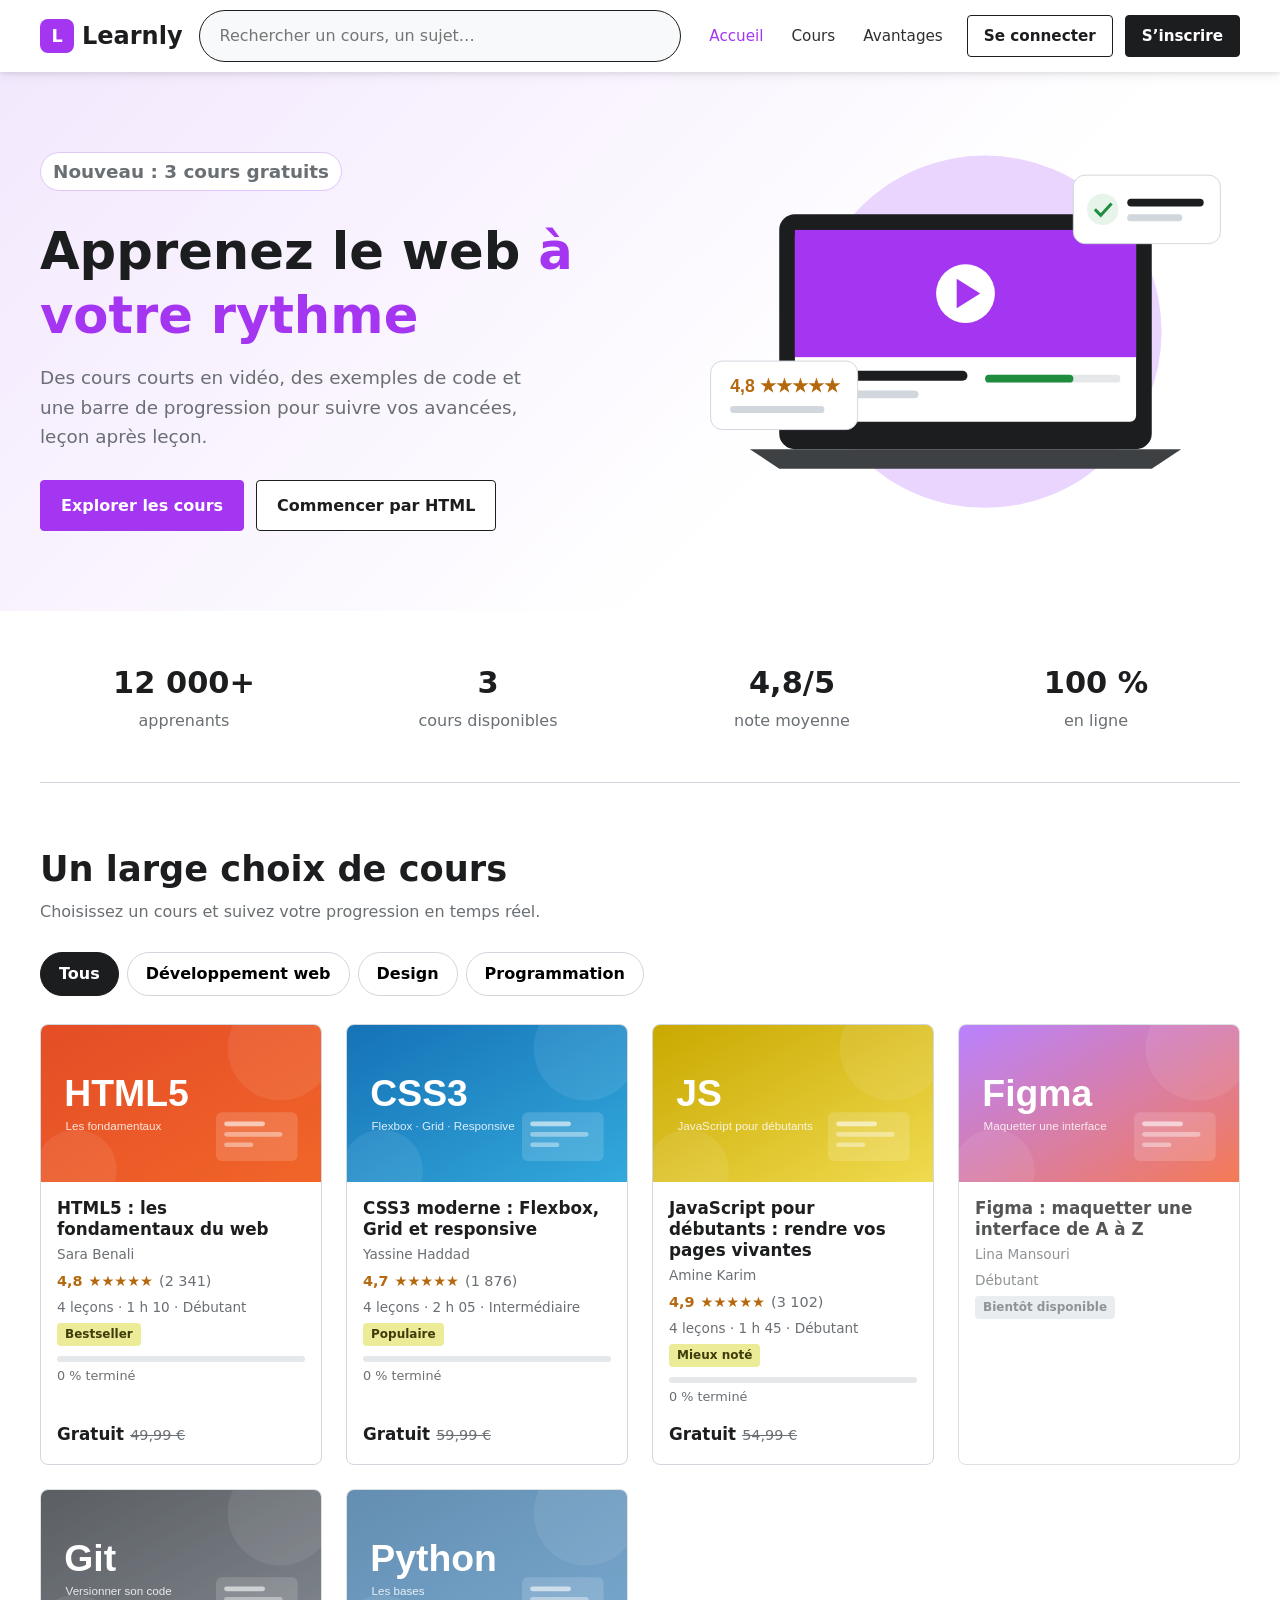
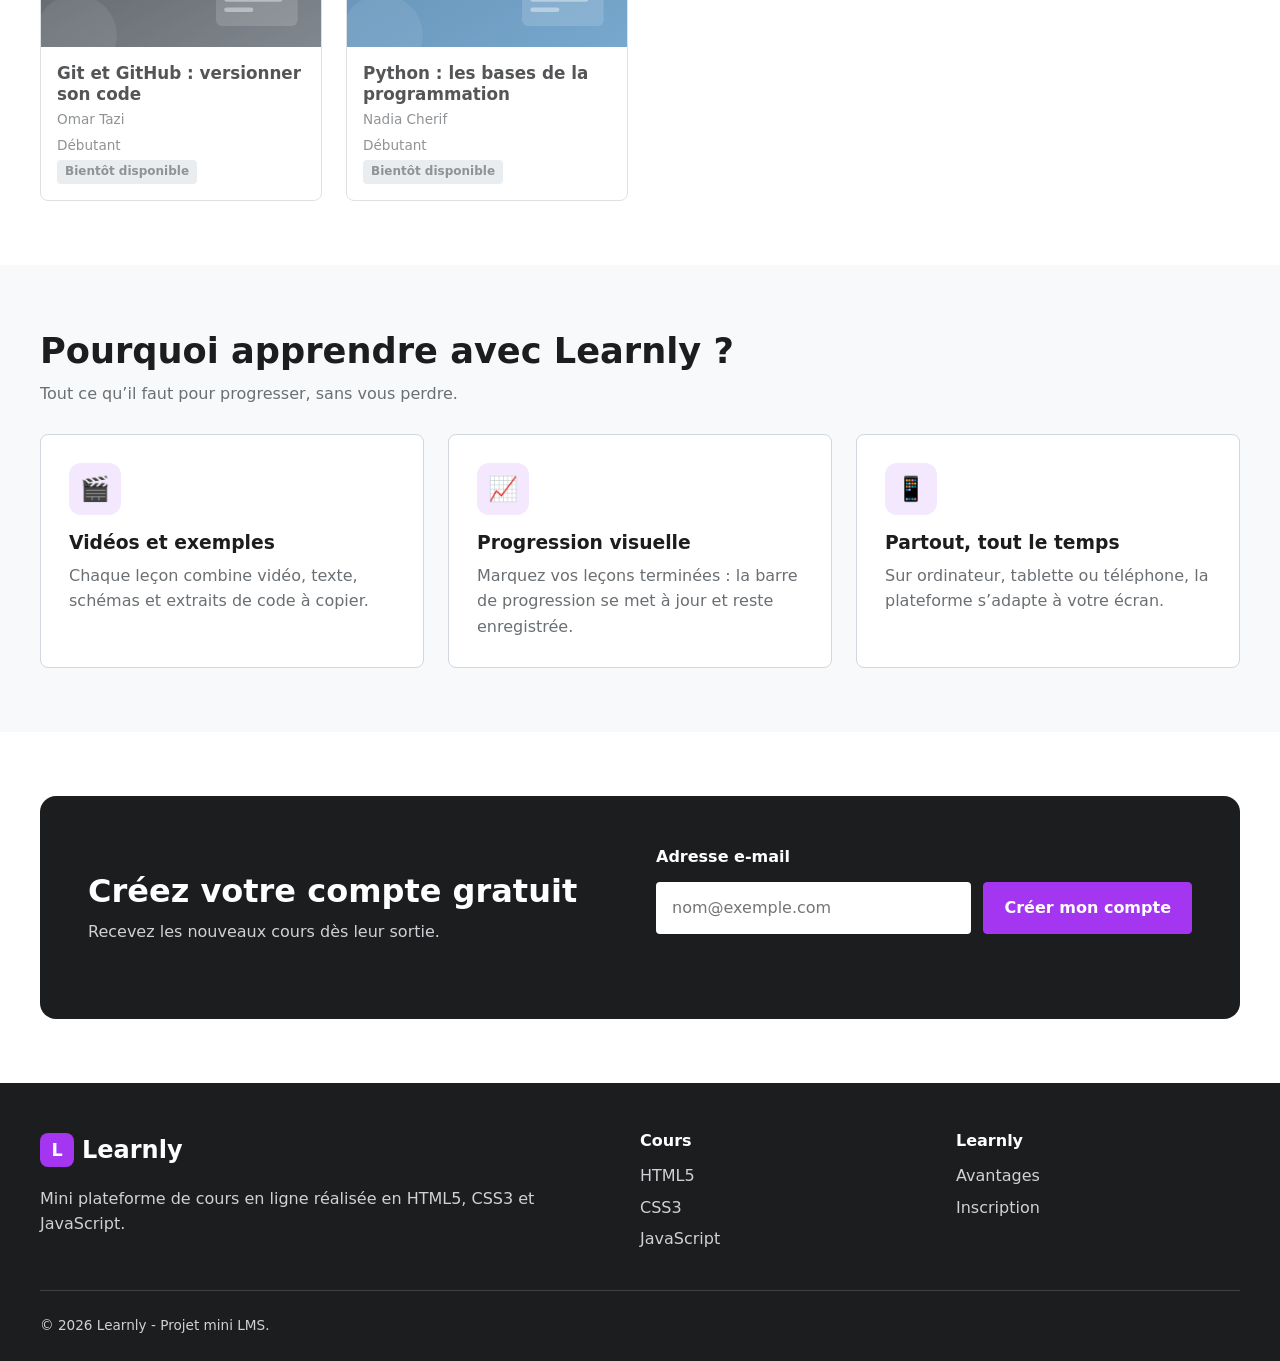
<file: index.html>
<!DOCTYPE html>
<html lang="fr">
<head>
  <meta charset="utf-8">
  <meta name="viewport" content="width=device-width, initial-scale=1">
  <meta name="description" content="Learnly, plateforme de cours en ligne : HTML, CSS et JavaScript.">
  <title>Learnly - Apprenez le développement web en ligne</title>
  <link rel="icon" href="images/favicon.svg" type="image/svg+xml">
  <link rel="stylesheet" href="css/style.css">
</head>
<body>

  <header class="site-header">
    <div class="container header-inner">
      <a class="logo" href="index.html"><span class="logo-mark">L</span>Learnly</a>

      <form class="search" role="search" action="index.html">
        <label for="search" class="sr-only">Rechercher un cours</label>
        <input type="search" id="search" name="q" placeholder="Rechercher un cours, un sujet…">
      </form>

      <button class="burger" type="button" aria-expanded="false" aria-controls="menu" aria-label="Ouvrir le menu">
        <span></span><span></span><span></span>
      </button>

      <nav id="menu" class="nav" aria-label="Menu principal">
        <ul>
          <li><a href="index.html" aria-current="page">Accueil</a></li>
          <li><a href="#cours">Cours</a></li>
          <li><a href="#avantages">Avantages</a></li>
          <li><a class="btn" href="#inscription">Se connecter</a></li>
          <li><a class="btn btn-dark" href="#inscription">S’inscrire</a></li>
        </ul>
      </nav>
    </div>
  </header>

  <main>
    <section class="hero">
      <div class="container hero-inner">
        <div>
          <p class="eyebrow">Nouveau : 3 cours gratuits</p>
          <h1>Apprenez le web <span>à votre rythme</span></h1>
          <p>Des cours courts en vidéo, des exemples de code et une barre de progression pour suivre vos avancées, leçon après leçon.</p>
          <div class="hero-actions">
            <a class="btn btn-primary" href="#cours">Explorer les cours</a>
            <a class="btn" href="cours-html.html">Commencer par HTML</a>
          </div>
        </div>
        <img src="images/hero.svg" alt="Illustration d’un ordinateur affichant un cours vidéo" width="560" height="420">
      </div>
    </section>

    <div class="container">
      <div class="stats">
        <p class="stat"><strong>12 000+</strong><span>apprenants</span></p>
        <p class="stat"><strong>3</strong><span>cours disponibles</span></p>
        <p class="stat"><strong>4,8/5</strong><span>note moyenne</span></p>
        <p class="stat"><strong>100 %</strong><span>en ligne</span></p>
      </div>
    </div>

    <section class="section" id="cours">
      <div class="container">
        <div class="section-head">
          <h2>Un large choix de cours</h2>
          <p>Choisissez un cours et suivez votre progression en temps réel.</p>
        </div>

        <div class="filters">
          <button class="filter active" type="button" data-filter="all" aria-pressed="true">Tous</button>
          <button class="filter" type="button" data-filter="web" aria-pressed="false">Développement web</button>
          <button class="filter" type="button" data-filter="design" aria-pressed="false">Design</button>
          <button class="filter" type="button" data-filter="code" aria-pressed="false">Programmation</button>
        </div>

        <div class="course-grid">
          <article class="card" data-category="web">
            <a class="card-link" href="cours-html.html">
              <img src="images/html.svg" alt="" width="480" height="270">
              <div class="card-body">
                <h3>HTML5 : les fondamentaux du web</h3>
                <p class="card-author">Sara Benali</p>
                <p class="rating"><strong>4,8</strong><span class="stars" aria-hidden="true">★★★★★</span><span class="muted">(2 341)</span></p>
                <p class="card-meta">4 leçons · 1 h 10 · Débutant</p>
                <span class="badge">Bestseller</span>
                <div class="card-progress" data-course="html" data-total="4">
                  <div class="progress-track"><span class="progress-fill"></span></div>
                  <small>0 % terminé</small>
                </div>
                <p class="price"><strong>Gratuit</strong><s>49,99 €</s></p>
              </div>
            </a>
          </article>

          <article class="card" data-category="design">
            <a class="card-link" href="cours-css.html">
              <img src="images/css.svg" alt="" width="480" height="270">
              <div class="card-body">
                <h3>CSS3 moderne : Flexbox, Grid et responsive</h3>
                <p class="card-author">Yassine Haddad</p>
                <p class="rating"><strong>4,7</strong><span class="stars" aria-hidden="true">★★★★★</span><span class="muted">(1 876)</span></p>
                <p class="card-meta">4 leçons · 2 h 05 · Intermédiaire</p>
                <span class="badge">Populaire</span>
                <div class="card-progress" data-course="css" data-total="4">
                  <div class="progress-track"><span class="progress-fill"></span></div>
                  <small>0 % terminé</small>
                </div>
                <p class="price"><strong>Gratuit</strong><s>59,99 €</s></p>
              </div>
            </a>
          </article>

          <article class="card" data-category="code">
            <a class="card-link" href="cours-js.html">
              <img src="images/js.svg" alt="" width="480" height="270">
              <div class="card-body">
                <h3>JavaScript pour débutants : rendre vos pages vivantes</h3>
                <p class="card-author">Amine Karim</p>
                <p class="rating"><strong>4,9</strong><span class="stars" aria-hidden="true">★★★★★</span><span class="muted">(3 102)</span></p>
                <p class="card-meta">4 leçons · 1 h 45 · Débutant</p>
                <span class="badge">Mieux noté</span>
                <div class="card-progress" data-course="js" data-total="4">
                  <div class="progress-track"><span class="progress-fill"></span></div>
                  <small>0 % terminé</small>
                </div>
                <p class="price"><strong>Gratuit</strong><s>54,99 €</s></p>
              </div>
            </a>
          </article>

          <article class="card card-soon" data-category="design">
            <div class="card-link">
              <img src="images/figma.svg" alt="" width="480" height="270">
              <div class="card-body">
                <h3>Figma : maquetter une interface de A à Z</h3>
                <p class="card-author">Lina Mansouri</p>
                <p class="card-meta">Débutant</p>
                <span class="badge badge-soon">Bientôt disponible</span>
              </div>
            </div>
          </article>

          <article class="card card-soon" data-category="web">
            <div class="card-link">
              <img src="images/git.svg" alt="" width="480" height="270">
              <div class="card-body">
                <h3>Git et GitHub : versionner son code</h3>
                <p class="card-author">Omar Tazi</p>
                <p class="card-meta">Débutant</p>
                <span class="badge badge-soon">Bientôt disponible</span>
              </div>
            </div>
          </article>

          <article class="card card-soon" data-category="code">
            <div class="card-link">
              <img src="images/python.svg" alt="" width="480" height="270">
              <div class="card-body">
                <h3>Python : les bases de la programmation</h3>
                <p class="card-author">Nadia Cherif</p>
                <p class="card-meta">Débutant</p>
                <span class="badge badge-soon">Bientôt disponible</span>
              </div>
            </div>
          </article>
        </div>

        <p class="empty" id="empty" hidden>Aucun cours ne correspond à votre recherche. Essayez un autre mot-clé.</p>
      </div>
    </section>

    <section class="section section-soft" id="avantages">
      <div class="container">
        <div class="section-head">
          <h2>Pourquoi apprendre avec Learnly ?</h2>
          <p>Tout ce qu’il faut pour progresser, sans vous perdre.</p>
        </div>
        <div class="features">
          <article class="feature">
            <div class="feature-icon" aria-hidden="true">🎬</div>
            <h3>Vidéos et exemples</h3>
            <p>Chaque leçon combine vidéo, texte, schémas et extraits de code à copier.</p>
          </article>
          <article class="feature">
            <div class="feature-icon" aria-hidden="true">📈</div>
            <h3>Progression visuelle</h3>
            <p>Marquez vos leçons terminées : la barre de progression se met à jour et reste enregistrée.</p>
          </article>
          <article class="feature">
            <div class="feature-icon" aria-hidden="true">📱</div>
            <h3>Partout, tout le temps</h3>
            <p>Sur ordinateur, tablette ou téléphone, la plateforme s’adapte à votre écran.</p>
          </article>
        </div>
      </div>
    </section>

    <section class="section" id="inscription">
      <div class="container">
        <div class="signup">
          <div>
            <h2>Créez votre compte gratuit</h2>
            <p>Recevez les nouveaux cours dès leur sortie.</p>
          </div>
          <form class="signup-form" id="signup-form" action="index.html">
            <label for="email">Adresse e-mail</label>
            <input type="email" id="email" name="email" placeholder="nom@exemple.com" required>
            <button class="btn btn-primary" type="submit">Créer mon compte</button>
            <p class="form-message" role="status"></p>
          </form>
        </div>
      </div>
    </section>
  </main>

  <footer class="site-footer">
    <div class="container">
      <div class="footer-grid">
        <div>
          <a class="logo" href="index.html"><span class="logo-mark">L</span>Learnly</a>
          <p>Mini plateforme de cours en ligne réalisée en HTML5, CSS3 et JavaScript.</p>
        </div>
        <div>
          <h2>Cours</h2>
          <ul>
            <li><a href="cours-html.html">HTML5</a></li>
            <li><a href="cours-css.html">CSS3</a></li>
            <li><a href="cours-js.html">JavaScript</a></li>
          </ul>
        </div>
        <div>
          <h2>Learnly</h2>
          <ul>
            <li><a href="#avantages">Avantages</a></li>
            <li><a href="#inscription">Inscription</a></li>
          </ul>
        </div>
      </div>
      <p class="copyright">© 2026 Learnly - Projet mini LMS.</p>
    </div>
  </footer>

  <script src="js/main.js"></script>
</body>
</html>
</file>
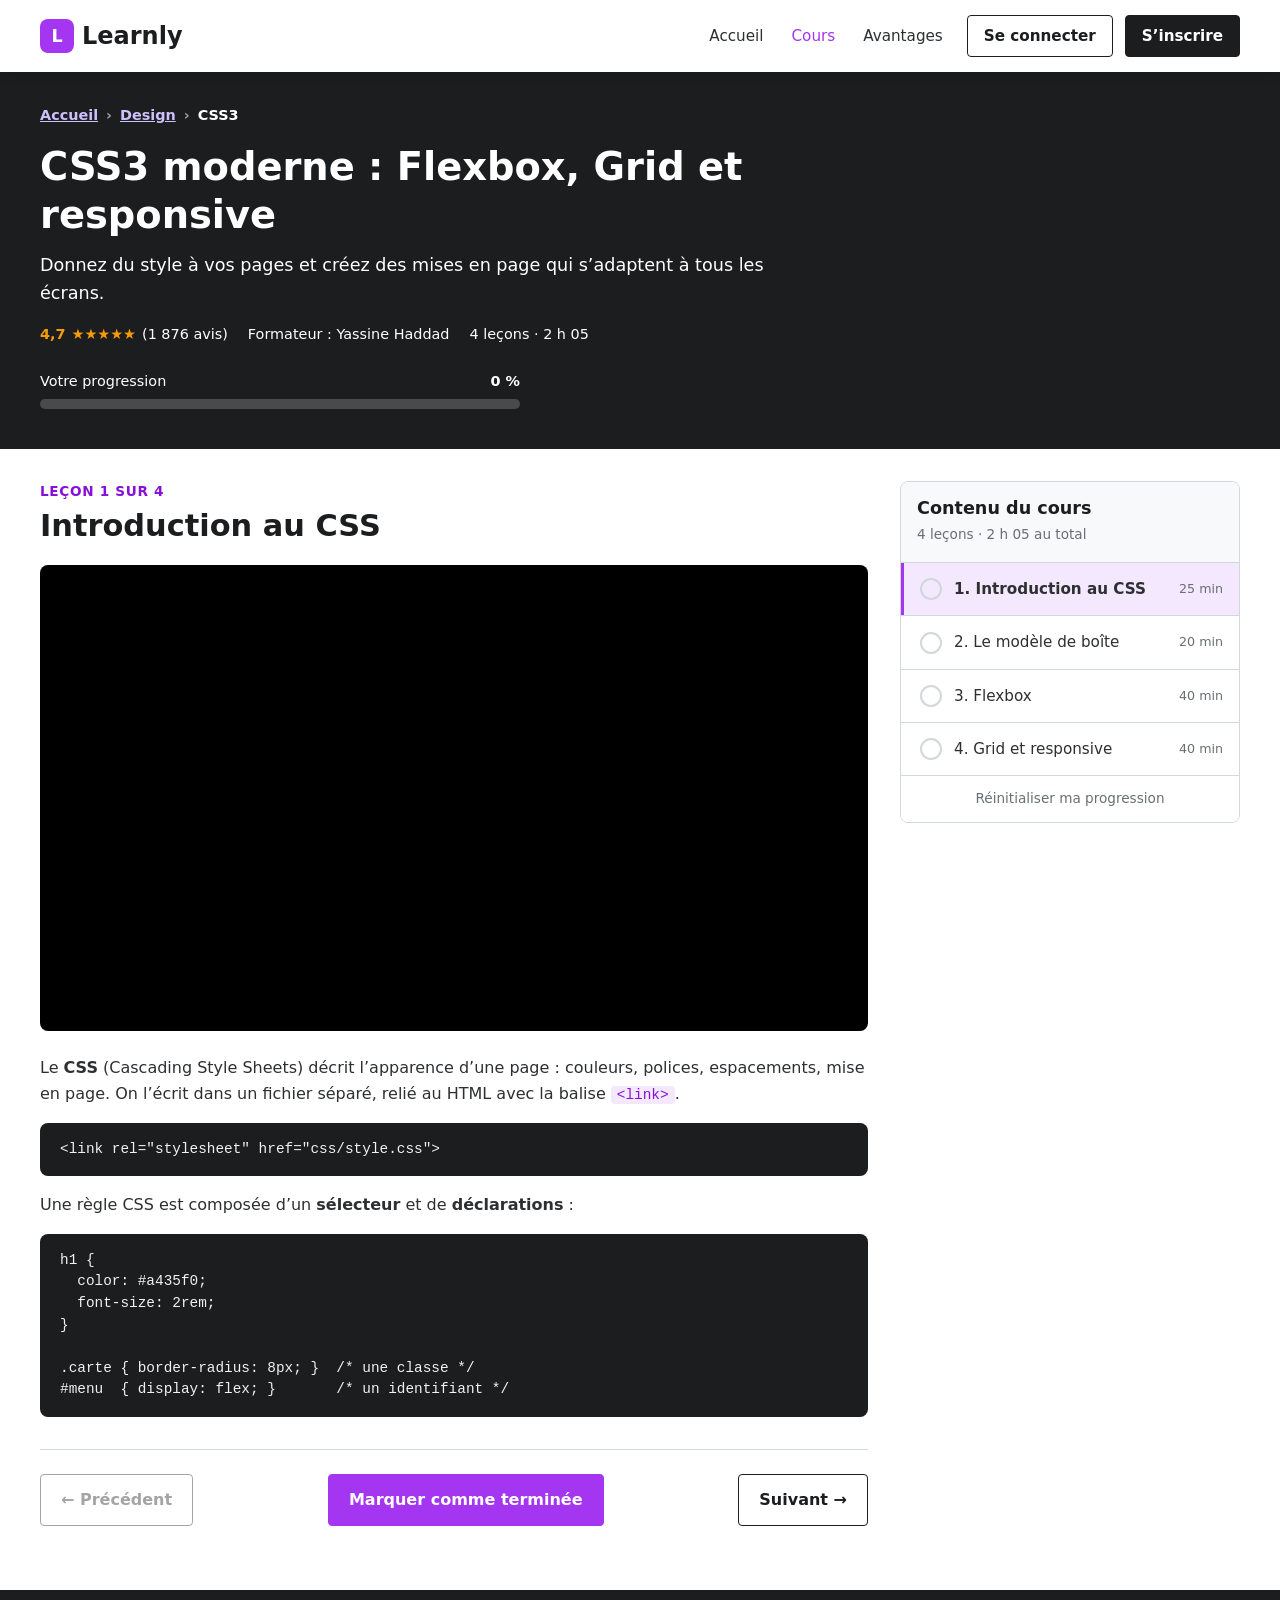
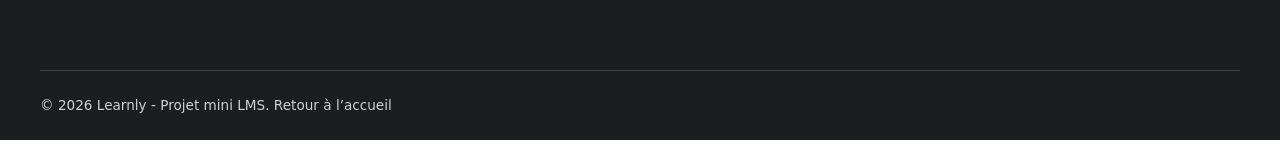
<file: cours-css.html>
<!DOCTYPE html>
<html lang="fr">
<head>
  <meta charset="utf-8">
  <meta name="viewport" content="width=device-width, initial-scale=1">
  <meta name="description" content="Cours CSS3 : sélecteurs, modèle de boîte, Flexbox, Grid et responsive design.">
  <title>CSS3 moderne : Flexbox, Grid et responsive - Learnly</title>
  <link rel="icon" href="images/favicon.svg" type="image/svg+xml">
  <link rel="stylesheet" href="css/style.css">
</head>
<body data-course="css">

  <header class="site-header">
    <div class="container header-inner">
      <a class="logo" href="index.html"><span class="logo-mark">L</span>Learnly</a>

      <button class="burger" type="button" aria-expanded="false" aria-controls="menu" aria-label="Ouvrir le menu">
        <span></span><span></span><span></span>
      </button>

      <nav id="menu" class="nav" aria-label="Menu principal">
        <ul>
          <li><a href="index.html">Accueil</a></li>
          <li><a href="index.html#cours" aria-current="page">Cours</a></li>
          <li><a href="index.html#avantages">Avantages</a></li>
          <li><a class="btn" href="index.html#inscription">Se connecter</a></li>
          <li><a class="btn btn-dark" href="index.html#inscription">S’inscrire</a></li>
        </ul>
      </nav>
    </div>
  </header>

  <main>
    <section class="course-hero">
      <div class="container">
        <nav class="breadcrumb" aria-label="Fil d’Ariane">
          <ol>
            <li><a href="index.html">Accueil</a></li>
            <li><a href="index.html#cours">Design</a></li>
            <li>CSS3</li>
          </ol>
        </nav>
        <h1>CSS3 moderne : Flexbox, Grid et responsive</h1>
        <p class="subtitle">Donnez du style à vos pages et créez des mises en page qui s’adaptent à tous les écrans.</p>
        <p class="course-info">
          <span class="rating"><strong>4,7</strong><span class="stars" aria-hidden="true">★★★★★</span>(1 876 avis)</span>
          <span>Formateur : Yassine Haddad</span>
          <span>4 leçons · 2 h 05</span>
        </p>
        <div class="course-progress">
          <p><span>Votre progression</span><strong id="progress-text">0 %</strong></p>
          <div class="progress-track" id="progress" role="progressbar" aria-label="Progression du cours" aria-valuemin="0" aria-valuemax="100" aria-valuenow="0">
            <span class="progress-fill"></span>
          </div>
        </div>
      </div>
    </section>

    <div class="container course-layout">
      <aside class="curriculum" aria-label="Programme du cours">
        <div class="curriculum-head">
          <h2>Contenu du cours</h2>
          <p>4 leçons · 2 h 05 au total</p>
        </div>
        <ol class="lesson-list">
          <li><a href="#css-1"><span class="check" aria-hidden="true"></span>1. Introduction au CSS<small>25 min</small></a></li>
          <li><a href="#css-2"><span class="check" aria-hidden="true"></span>2. Le modèle de boîte<small>20 min</small></a></li>
          <li><a href="#css-3"><span class="check" aria-hidden="true"></span>3. Flexbox<small>40 min</small></a></li>
          <li><a href="#css-4"><span class="check" aria-hidden="true"></span>4. Grid et responsive<small>40 min</small></a></li>
        </ol>
        <button class="reset" id="reset" type="button">Réinitialiser ma progression</button>
      </aside>

      <div class="lesson-area">
        <article class="lesson" id="css-1">
          <p class="lesson-label">Leçon 1 sur 4</p>
          <h2>Introduction au CSS</h2>
          <div class="video">
            <iframe src="https://www.youtube-nocookie.com/embed/yfoY53QXEnI" title="Vidéo : cours accéléré CSS" loading="lazy" allow="accelerometer; encrypted-media; gyroscope; picture-in-picture" allowfullscreen></iframe>
          </div>
          <p>Le <strong>CSS</strong> (Cascading Style Sheets) décrit l’apparence d’une page : couleurs, polices, espacements, mise en page. On l’écrit dans un fichier séparé, relié au HTML avec la balise <code>&lt;link&gt;</code>.</p>
          <pre><code>&lt;link rel="stylesheet" href="css/style.css"&gt;</code></pre>
          <p>Une règle CSS est composée d’un <strong>sélecteur</strong> et de <strong>déclarations</strong> :</p>
          <pre><code>h1 {
  color: #a435f0;
  font-size: 2rem;
}

.carte { border-radius: 8px; }  /* une classe */
#menu  { display: flex; }       /* un identifiant */</code></pre>
        </article>

        <article class="lesson" id="css-2">
          <p class="lesson-label">Leçon 2 sur 4</p>
          <h2>Le modèle de boîte</h2>
          <figure>
            <img src="images/box-model.svg" alt="Schéma du modèle de boîte : contenu, padding, bordure et marge" width="800" height="450" loading="lazy">
            <figcaption>Chaque élément HTML est une boîte composée de quatre couches.</figcaption>
          </figure>
          <ul>
            <li><strong>content</strong> : le contenu (texte, image)</li>
            <li><strong>padding</strong> : l’espace intérieur, autour du contenu</li>
            <li><strong>border</strong> : la bordure</li>
            <li><strong>margin</strong> : l’espace extérieur, entre les éléments</li>
          </ul>
          <pre><code>*, *::before, *::after {
  box-sizing: border-box; /* la largeur inclut padding et bordure */
}

.carte {
  padding: 16px;
  border: 1px solid #d1d7dc;
  margin-bottom: 24px;
}</code></pre>
          <div class="tip">
            <p><strong>Astuce :</strong> ajoutez toujours <code>box-sizing: border-box</code>, les tailles deviennent beaucoup plus faciles à calculer.</p>
          </div>
        </article>

        <article class="lesson" id="css-3">
          <p class="lesson-label">Leçon 3 sur 4</p>
          <h2>Flexbox</h2>
          <div class="video">
            <iframe src="https://www.youtube-nocookie.com/embed/JJSoEo8JSnc" title="Vidéo : Flexbox en 20 minutes" loading="lazy" allow="accelerometer; encrypted-media; gyroscope; picture-in-picture" allowfullscreen></iframe>
          </div>
          <p><strong>Flexbox</strong> sert à aligner des éléments sur <strong>une seule dimension</strong> : en ligne ou en colonne. C’est l’outil idéal pour une barre de navigation ou une rangée de boutons.</p>
          <pre><code>.menu {
  display: flex;
  justify-content: space-between; /* axe principal */
  align-items: center;            /* axe secondaire */
  gap: 16px;
}</code></pre>
          <h3>Les propriétés essentielles</h3>
          <ul>
            <li><code>flex-direction</code> : <code>row</code> ou <code>column</code></li>
            <li><code>flex-wrap: wrap</code> : passe à la ligne si manque de place</li>
            <li><code>flex: 1</code> : l’élément prend l’espace disponible</li>
          </ul>
        </article>

        <article class="lesson" id="css-4">
          <p class="lesson-label">Leçon 4 sur 4</p>
          <h2>Grid et responsive</h2>
          <div class="video">
            <iframe src="https://www.youtube-nocookie.com/embed/jV8B24rSN5o" title="Vidéo : CSS Grid, cours accéléré" loading="lazy" allow="accelerometer; encrypted-media; gyroscope; picture-in-picture" allowfullscreen></iframe>
          </div>
          <p><strong>CSS Grid</strong> gère la mise en page en <strong>deux dimensions</strong> : lignes et colonnes. La grille des cours de la page d’accueil utilise cette technique :</p>
          <pre><code>.grille {
  display: grid;
  grid-template-columns: repeat(auto-fill, minmax(260px, 1fr));
  gap: 24px;
}</code></pre>
          <h3>Les media queries</h3>
          <p>Elles appliquent des styles selon la taille de l’écran. On adapte ainsi la page pour mobile, tablette et ordinateur.</p>
          <pre><code>/* Tablette */
@media (max-width: 900px) {
  .layout { grid-template-columns: 1fr; }
}

/* Mobile */
@media (max-width: 600px) {
  .menu { flex-direction: column; }
}</code></pre>
          <div class="tip">
            <p><strong>À retenir :</strong> Flexbox pour aligner sur une ligne, Grid pour construire la structure de la page.</p>
          </div>
        </article>

        <div class="lesson-nav">
          <button class="btn" id="prev" type="button">← Précédent</button>
          <button class="btn btn-primary" id="complete" type="button">Marquer comme terminée</button>
          <button class="btn" id="next" type="button">Suivant →</button>
        </div>

        <div class="congrats" id="congrats" hidden>
          <strong>🎉 Félicitations, vous avez terminé ce cours !</strong>
          <p>Continuez avec le cours <a href="cours-js.html">JavaScript pour débutants</a>.</p>
        </div>
      </div>
    </div>
  </main>

  <footer class="site-footer">
    <div class="container">
      <p class="copyright">© 2026 Learnly - Projet mini LMS. <a href="index.html">Retour à l’accueil</a></p>
    </div>
  </footer>

  <script src="js/main.js"></script>
</body>
</html>
</file>
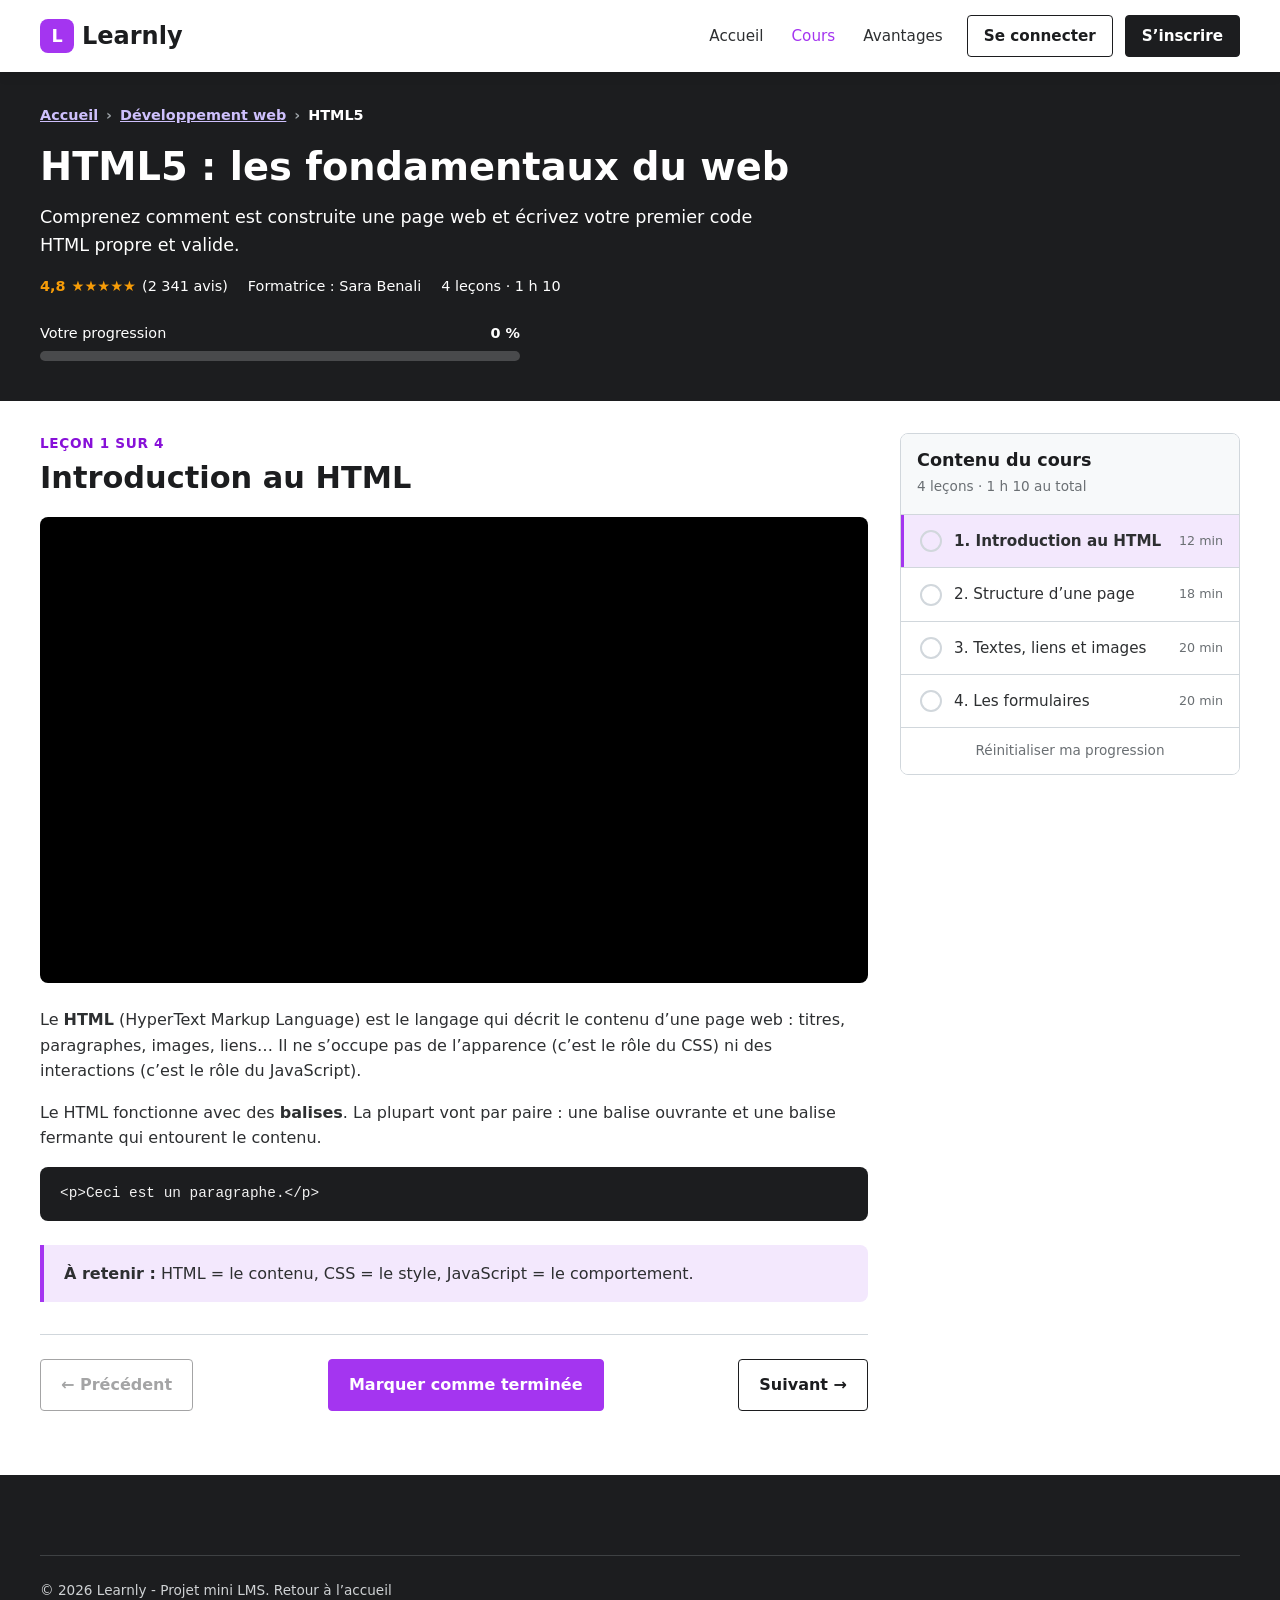
<file: cours-html.html>
<!DOCTYPE html>
<html lang="fr">
<head>
  <meta charset="utf-8">
  <meta name="viewport" content="width=device-width, initial-scale=1">
  <meta name="description" content="Cours HTML5 : structure d’une page, textes, liens, images et formulaires.">
  <title>HTML5 : les fondamentaux du web - Learnly</title>
  <link rel="icon" href="images/favicon.svg" type="image/svg+xml">
  <link rel="stylesheet" href="css/style.css">
</head>
<body data-course="html">

  <header class="site-header">
    <div class="container header-inner">
      <a class="logo" href="index.html"><span class="logo-mark">L</span>Learnly</a>

      <button class="burger" type="button" aria-expanded="false" aria-controls="menu" aria-label="Ouvrir le menu">
        <span></span><span></span><span></span>
      </button>

      <nav id="menu" class="nav" aria-label="Menu principal">
        <ul>
          <li><a href="index.html">Accueil</a></li>
          <li><a href="index.html#cours" aria-current="page">Cours</a></li>
          <li><a href="index.html#avantages">Avantages</a></li>
          <li><a class="btn" href="index.html#inscription">Se connecter</a></li>
          <li><a class="btn btn-dark" href="index.html#inscription">S’inscrire</a></li>
        </ul>
      </nav>
    </div>
  </header>

  <main>
    <section class="course-hero">
      <div class="container">
        <nav class="breadcrumb" aria-label="Fil d’Ariane">
          <ol>
            <li><a href="index.html">Accueil</a></li>
            <li><a href="index.html#cours">Développement web</a></li>
            <li>HTML5</li>
          </ol>
        </nav>
        <h1>HTML5 : les fondamentaux du web</h1>
        <p class="subtitle">Comprenez comment est construite une page web et écrivez votre premier code HTML propre et valide.</p>
        <p class="course-info">
          <span class="rating"><strong>4,8</strong><span class="stars" aria-hidden="true">★★★★★</span>(2 341 avis)</span>
          <span>Formatrice : Sara Benali</span>
          <span>4 leçons · 1 h 10</span>
        </p>
        <div class="course-progress">
          <p><span>Votre progression</span><strong id="progress-text">0 %</strong></p>
          <div class="progress-track" id="progress" role="progressbar" aria-label="Progression du cours" aria-valuemin="0" aria-valuemax="100" aria-valuenow="0">
            <span class="progress-fill"></span>
          </div>
        </div>
      </div>
    </section>

    <div class="container course-layout">
      <aside class="curriculum" aria-label="Programme du cours">
        <div class="curriculum-head">
          <h2>Contenu du cours</h2>
          <p>4 leçons · 1 h 10 au total</p>
        </div>
        <ol class="lesson-list">
          <li><a href="#html-1"><span class="check" aria-hidden="true"></span>1. Introduction au HTML<small>12 min</small></a></li>
          <li><a href="#html-2"><span class="check" aria-hidden="true"></span>2. Structure d’une page<small>18 min</small></a></li>
          <li><a href="#html-3"><span class="check" aria-hidden="true"></span>3. Textes, liens et images<small>20 min</small></a></li>
          <li><a href="#html-4"><span class="check" aria-hidden="true"></span>4. Les formulaires<small>20 min</small></a></li>
        </ol>
        <button class="reset" id="reset" type="button">Réinitialiser ma progression</button>
      </aside>

      <div class="lesson-area">
        <article class="lesson" id="html-1">
          <p class="lesson-label">Leçon 1 sur 4</p>
          <h2>Introduction au HTML</h2>
          <div class="video">
            <iframe src="https://www.youtube-nocookie.com/embed/UB1O30fR-EE" title="Vidéo : cours accéléré HTML" loading="lazy" allow="accelerometer; encrypted-media; gyroscope; picture-in-picture" allowfullscreen></iframe>
          </div>
          <p>Le <strong>HTML</strong> (HyperText Markup Language) est le langage qui décrit le contenu d’une page web : titres, paragraphes, images, liens… Il ne s’occupe pas de l’apparence (c’est le rôle du CSS) ni des interactions (c’est le rôle du JavaScript).</p>
          <p>Le HTML fonctionne avec des <strong>balises</strong>. La plupart vont par paire : une balise ouvrante et une balise fermante qui entourent le contenu.</p>
          <pre><code>&lt;p&gt;Ceci est un paragraphe.&lt;/p&gt;</code></pre>
          <div class="tip">
            <p><strong>À retenir :</strong> HTML = le contenu, CSS = le style, JavaScript = le comportement.</p>
          </div>
        </article>

        <article class="lesson" id="html-2">
          <p class="lesson-label">Leçon 2 sur 4</p>
          <h2>Structure d’une page</h2>
          <figure>
            <img src="images/html-structure.svg" alt="Schéma d’une page : en-tête, navigation, contenu principal, barre latérale et pied de page" width="800" height="450" loading="lazy">
            <figcaption>Les balises sémantiques découpent la page en zones logiques.</figcaption>
          </figure>
          <p>Toute page HTML5 commence par la même base. Le <code>&lt;head&gt;</code> contient les informations pour le navigateur, et le <code>&lt;body&gt;</code> contient ce qui est affiché.</p>
          <pre><code>&lt;!DOCTYPE html&gt;
&lt;html lang="fr"&gt;
&lt;head&gt;
  &lt;meta charset="utf-8"&gt;
  &lt;title&gt;Ma page&lt;/title&gt;
&lt;/head&gt;
&lt;body&gt;
  &lt;header&gt;...&lt;/header&gt;
  &lt;main&gt;...&lt;/main&gt;
  &lt;footer&gt;...&lt;/footer&gt;
&lt;/body&gt;
&lt;/html&gt;</code></pre>
          <h3>Les balises sémantiques</h3>
          <ul>
            <li><code>&lt;header&gt;</code> : l’en-tête (logo, menu)</li>
            <li><code>&lt;nav&gt;</code> : la navigation</li>
            <li><code>&lt;main&gt;</code> : le contenu principal, unique dans la page</li>
            <li><code>&lt;footer&gt;</code> : le pied de page</li>
          </ul>
        </article>

        <article class="lesson" id="html-3">
          <p class="lesson-label">Leçon 3 sur 4</p>
          <h2>Textes, liens et images</h2>
          <p>Les titres vont de <code>&lt;h1&gt;</code> (le plus important) à <code>&lt;h6&gt;</code>. Utilisez un seul <code>&lt;h1&gt;</code> par page, puis des sous-titres dans l’ordre.</p>
          <pre><code>&lt;h1&gt;Mon blog&lt;/h1&gt;
&lt;h2&gt;Mon premier article&lt;/h2&gt;
&lt;p&gt;Un texte avec un mot &lt;strong&gt;important&lt;/strong&gt;.&lt;/p&gt;</code></pre>
          <h3>Les liens</h3>
          <p>La balise <code>&lt;a&gt;</code> crée un lien. L’attribut <code>href</code> indique la destination.</p>
          <pre><code>&lt;a href="contact.html"&gt;Me contacter&lt;/a&gt;</code></pre>
          <h3>Les images</h3>
          <p>La balise <code>&lt;img&gt;</code> n’a pas de balise fermante. L’attribut <code>alt</code> est obligatoire : il décrit l’image pour les personnes malvoyantes et pour le référencement.</p>
          <pre><code>&lt;img src="chat.jpg" alt="Un chat roux endormi"&gt;</code></pre>
          <div class="tip">
            <p><strong>Astuce :</strong> vérifiez votre code avec le validateur du W3C (validator.w3.org) pour repérer les erreurs.</p>
          </div>
        </article>

        <article class="lesson" id="html-4">
          <p class="lesson-label">Leçon 4 sur 4</p>
          <h2>Les formulaires</h2>
          <p>Les formulaires permettent à l’utilisateur d’envoyer des informations : connexion, inscription, recherche… Chaque champ doit avoir un <code>&lt;label&gt;</code> relié par l’attribut <code>for</code>.</p>
          <pre><code>&lt;form action="/inscription" method="post"&gt;
  &lt;label for="email"&gt;E-mail&lt;/label&gt;
  &lt;input type="email" id="email" name="email" required&gt;

  &lt;label for="mdp"&gt;Mot de passe&lt;/label&gt;
  &lt;input type="password" id="mdp" name="mdp" minlength="8"&gt;

  &lt;button type="submit"&gt;S’inscrire&lt;/button&gt;
&lt;/form&gt;</code></pre>
          <h3>Les types de champs utiles</h3>
          <ul>
            <li><code>email</code>, <code>tel</code>, <code>url</code> : clavier adapté sur mobile</li>
            <li><code>number</code>, <code>date</code>, <code>range</code> : saisies spéciales</li>
            <li><code>required</code> : rend le champ obligatoire, sans JavaScript</li>
          </ul>
        </article>

        <div class="lesson-nav">
          <button class="btn" id="prev" type="button">← Précédent</button>
          <button class="btn btn-primary" id="complete" type="button">Marquer comme terminée</button>
          <button class="btn" id="next" type="button">Suivant →</button>
        </div>

        <div class="congrats" id="congrats" hidden>
          <strong>🎉 Félicitations, vous avez terminé ce cours !</strong>
          <p>Continuez avec le cours <a href="cours-css.html">CSS3 moderne</a>.</p>
        </div>
      </div>
    </div>
  </main>

  <footer class="site-footer">
    <div class="container">
      <p class="copyright">© 2026 Learnly - Projet mini LMS. <a href="index.html">Retour à l’accueil</a></p>
    </div>
  </footer>

  <script src="js/main.js"></script>
</body>
</html>
</file>
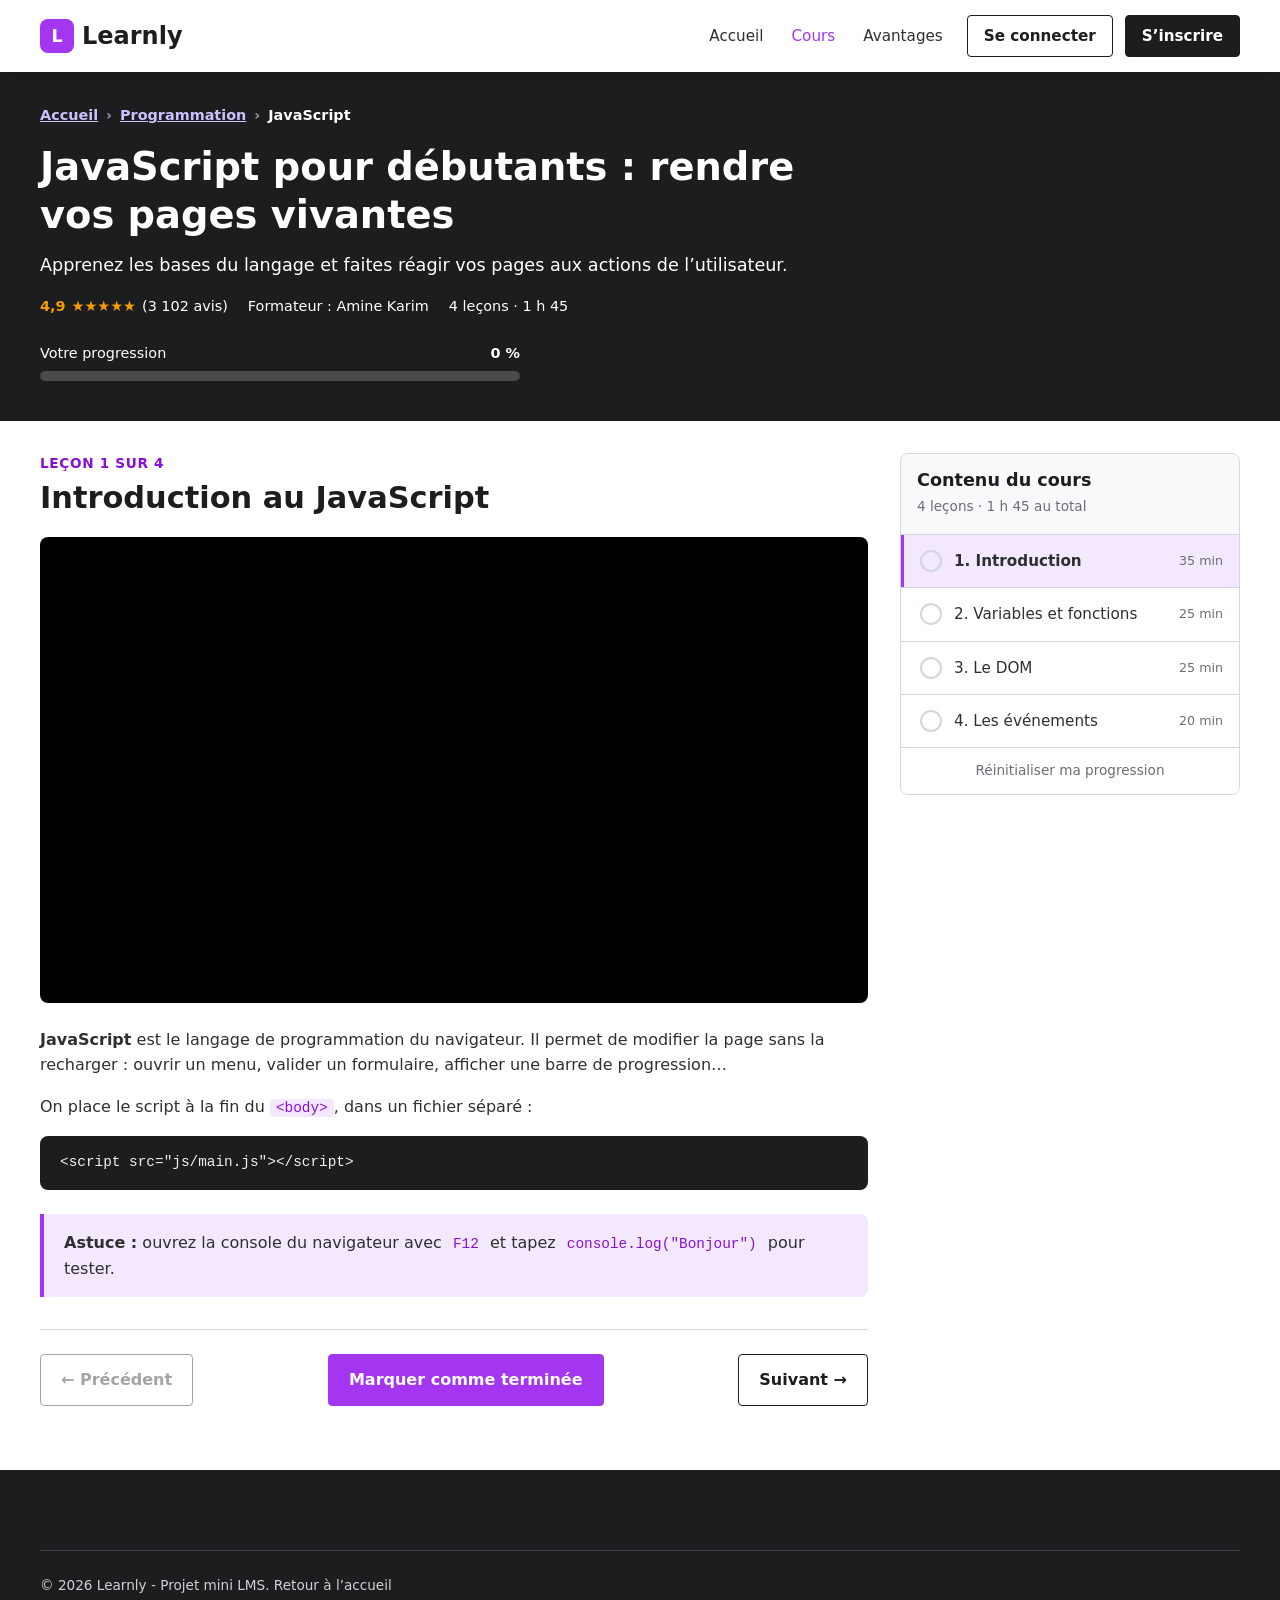
<file: cours-js.html>
<!DOCTYPE html>
<html lang="fr">
<head>
  <meta charset="utf-8">
  <meta name="viewport" content="width=device-width, initial-scale=1">
  <meta name="description" content="Cours JavaScript : variables, DOM et événements pour rendre vos pages interactives.">
  <title>JavaScript pour débutants - Learnly</title>
  <link rel="icon" href="images/favicon.svg" type="image/svg+xml">
  <link rel="stylesheet" href="css/style.css">
</head>
<body data-course="js">

  <header class="site-header">
    <div class="container header-inner">
      <a class="logo" href="index.html"><span class="logo-mark">L</span>Learnly</a>

      <button class="burger" type="button" aria-expanded="false" aria-controls="menu" aria-label="Ouvrir le menu">
        <span></span><span></span><span></span>
      </button>

      <nav id="menu" class="nav" aria-label="Menu principal">
        <ul>
          <li><a href="index.html">Accueil</a></li>
          <li><a href="index.html#cours" aria-current="page">Cours</a></li>
          <li><a href="index.html#avantages">Avantages</a></li>
          <li><a class="btn" href="index.html#inscription">Se connecter</a></li>
          <li><a class="btn btn-dark" href="index.html#inscription">S’inscrire</a></li>
        </ul>
      </nav>
    </div>
  </header>

  <main>
    <section class="course-hero">
      <div class="container">
        <nav class="breadcrumb" aria-label="Fil d’Ariane">
          <ol>
            <li><a href="index.html">Accueil</a></li>
            <li><a href="index.html#cours">Programmation</a></li>
            <li>JavaScript</li>
          </ol>
        </nav>
        <h1>JavaScript pour débutants : rendre vos pages vivantes</h1>
        <p class="subtitle">Apprenez les bases du langage et faites réagir vos pages aux actions de l’utilisateur.</p>
        <p class="course-info">
          <span class="rating"><strong>4,9</strong><span class="stars" aria-hidden="true">★★★★★</span>(3 102 avis)</span>
          <span>Formateur : Amine Karim</span>
          <span>4 leçons · 1 h 45</span>
        </p>
        <div class="course-progress">
          <p><span>Votre progression</span><strong id="progress-text">0 %</strong></p>
          <div class="progress-track" id="progress" role="progressbar" aria-label="Progression du cours" aria-valuemin="0" aria-valuemax="100" aria-valuenow="0">
            <span class="progress-fill"></span>
          </div>
        </div>
      </div>
    </section>

    <div class="container course-layout">
      <aside class="curriculum" aria-label="Programme du cours">
        <div class="curriculum-head">
          <h2>Contenu du cours</h2>
          <p>4 leçons · 1 h 45 au total</p>
        </div>
        <ol class="lesson-list">
          <li><a href="#js-1"><span class="check" aria-hidden="true"></span>1. Introduction<small>35 min</small></a></li>
          <li><a href="#js-2"><span class="check" aria-hidden="true"></span>2. Variables et fonctions<small>25 min</small></a></li>
          <li><a href="#js-3"><span class="check" aria-hidden="true"></span>3. Le DOM<small>25 min</small></a></li>
          <li><a href="#js-4"><span class="check" aria-hidden="true"></span>4. Les événements<small>20 min</small></a></li>
        </ol>
        <button class="reset" id="reset" type="button">Réinitialiser ma progression</button>
      </aside>

      <div class="lesson-area">
        <article class="lesson" id="js-1">
          <p class="lesson-label">Leçon 1 sur 4</p>
          <h2>Introduction au JavaScript</h2>
          <div class="video">
            <iframe src="https://www.youtube-nocookie.com/embed/hdI2bqOjy3c" title="Vidéo : cours accéléré JavaScript" loading="lazy" allow="accelerometer; encrypted-media; gyroscope; picture-in-picture" allowfullscreen></iframe>
          </div>
          <p><strong>JavaScript</strong> est le langage de programmation du navigateur. Il permet de modifier la page sans la recharger : ouvrir un menu, valider un formulaire, afficher une barre de progression…</p>
          <p>On place le script à la fin du <code>&lt;body&gt;</code>, dans un fichier séparé :</p>
          <pre><code>&lt;script src="js/main.js"&gt;&lt;/script&gt;</code></pre>
          <div class="tip">
            <p><strong>Astuce :</strong> ouvrez la console du navigateur avec <code>F12</code> et tapez <code>console.log("Bonjour")</code> pour tester.</p>
          </div>
        </article>

        <article class="lesson" id="js-2">
          <p class="lesson-label">Leçon 2 sur 4</p>
          <h2>Variables et fonctions</h2>
          <p>Une <strong>variable</strong> stocke une valeur. On utilise <code>const</code> si elle ne change pas, et <code>let</code> si elle peut changer.</p>
          <pre><code>const prenom = "Sara";   // texte (string)
let score = 0;           // nombre (number)
let estConnecte = true;  // booléen (boolean)
const cours = ["HTML", "CSS", "JS"]; // tableau

score = score + 10;
console.log(prenom + " a " + score + " points");</code></pre>
          <h3>Les fonctions</h3>
          <p>Une <strong>fonction</strong> regroupe des instructions réutilisables. Elle peut recevoir des paramètres et renvoyer un résultat.</p>
          <pre><code>function calculerProgression(terminees, total) {
  return Math.round((terminees / total) * 100);
}

console.log(calculerProgression(2, 4)); // 50</code></pre>
        </article>

        <article class="lesson" id="js-3">
          <p class="lesson-label">Leçon 3 sur 4</p>
          <h2>Le DOM</h2>
          <figure>
            <img src="images/dom.svg" alt="Arbre du DOM : document, html, head et body, puis leurs éléments enfants" width="800" height="450" loading="lazy">
            <figcaption>Le navigateur transforme le HTML en un arbre d’objets : le DOM.</figcaption>
          </figure>
          <p>Le <strong>DOM</strong> (Document Object Model) représente la page sous forme d’arbre. JavaScript peut sélectionner un élément de cet arbre puis le modifier.</p>
          <pre><code>// Sélectionner
const titre = document.querySelector("h1");
const cartes = document.querySelectorAll(".card");

// Modifier
titre.textContent = "Nouveau titre";
titre.classList.add("actif");
titre.style.color = "#a435f0";</code></pre>
        </article>

        <article class="lesson" id="js-4">
          <p class="lesson-label">Leçon 4 sur 4</p>
          <h2>Les événements</h2>
          <p>Un <strong>événement</strong> est une action de l’utilisateur : un clic, une saisie, un défilement… On l’écoute avec <code>addEventListener</code>.</p>
          <pre><code>const bouton = document.querySelector("#demo-btn");
let clics = 0;

bouton.addEventListener("click", function () {
  clics++;
  document.querySelector("#demo-count").textContent = clics;
});</code></pre>
          <h3>Essayez vous-même</h3>
          <div class="demo">
            <button class="btn btn-primary" id="demo-btn" type="button">Cliquez-moi</button>
            <p>Nombre de clics : <output id="demo-count">0</output></p>
          </div>
          <div class="tip">
            <p><strong>Le saviez-vous ?</strong> Le menu burger et la barre de progression de ce site fonctionnent exactement de cette façon.</p>
          </div>
        </article>

        <div class="lesson-nav">
          <button class="btn" id="prev" type="button">← Précédent</button>
          <button class="btn btn-primary" id="complete" type="button">Marquer comme terminée</button>
          <button class="btn" id="next" type="button">Suivant →</button>
        </div>

        <div class="congrats" id="congrats" hidden>
          <strong>🎉 Félicitations, vous avez terminé ce cours !</strong>
          <p>Retournez au <a href="index.html#cours">catalogue</a> pour découvrir les autres cours.</p>
        </div>
      </div>
    </div>
  </main>

  <footer class="site-footer">
    <div class="container">
      <p class="copyright">© 2026 Learnly - Projet mini LMS. <a href="index.html">Retour à l’accueil</a></p>
    </div>
  </footer>

  <script src="js/main.js"></script>
</body>
</html>
</file>
<file: css/style.css>
/* =========================================================
   Learnly - mini LMS (style Udemy)
   Sommaire :
   1. Variables & base
   2. Boutons
   3. En-tête + menu burger
   4. Page d'accueil (hero, stats, filtres, cartes, avantages, inscription)
   5. Page de cours (bandeau, progression, programme, leçons)
   6. Pied de page
   7. Responsive (tablette / mobile)
   ========================================================= */

/* ---------- 1. Variables & base ---------- */
:root {
  --primary: #a435f0;
  --primary-dark: #8710d8;
  --primary-soft: #f3e8fd;
  --dark: #1c1d1f;
  --text: #2d2f31;
  --muted: #6a6f73;
  --border: #d1d7dc;
  --soft: #f7f9fa;
  --star: #b4690e;
  --success: #1e8e3e;
  --radius: 8px;
  --shadow: 0 2px 4px rgba(0, 0, 0, 0.08), 0 8px 24px rgba(0, 0, 0, 0.08);
}

*,
*::before,
*::after {
  box-sizing: border-box;
}

html {
  scroll-behavior: smooth;
  scroll-padding-top: 90px;
}

body {
  margin: 0;
  font-family: system-ui, -apple-system, "Segoe UI", Roboto, Arial, sans-serif;
  color: var(--text);
  background: #fff;
  line-height: 1.6;
}

img {
  display: block;
  max-width: 100%;
  height: auto;
}

a {
  color: inherit;
}

h1,
h2,
h3 {
  color: var(--dark);
  line-height: 1.25;
}

[hidden] {
  display: none !important;
}

.container {
  width: min(1200px, 100% - 32px);
  margin-inline: auto;
}

.sr-only {
  position: absolute;
  width: 1px;
  height: 1px;
  overflow: hidden;
  clip: rect(0 0 0 0);
  white-space: nowrap;
}

.muted {
  color: var(--muted);
}

:focus-visible {
  outline: 2px solid var(--primary);
  outline-offset: 2px;
}

/* ---------- 2. Boutons ---------- */
.btn {
  display: inline-flex;
  align-items: center;
  justify-content: center;
  gap: 8px;
  padding: 12px 20px;
  font: inherit;
  font-weight: 700;
  border: 1px solid var(--dark);
  border-radius: 4px;
  background: #fff;
  color: var(--dark);
  text-decoration: none;
  cursor: pointer;
  transition: background 0.2s, color 0.2s, border-color 0.2s;
}

.btn:hover {
  background: var(--soft);
}

.btn-dark {
  background: var(--dark);
  color: #fff;
}

.btn-dark:hover {
  background: #3e4143;
}

.btn-primary {
  background: var(--primary);
  border-color: var(--primary);
  color: #fff;
}

.btn-primary:hover {
  background: var(--primary-dark);
  border-color: var(--primary-dark);
}

.btn-success {
  background: var(--success);
  border-color: var(--success);
  color: #fff;
}

.btn-success:hover {
  background: #17732f;
}

.btn:disabled {
  opacity: 0.4;
  cursor: not-allowed;
}

/* ---------- 3. En-tête + menu burger ---------- */
.site-header {
  position: sticky;
  top: 0;
  z-index: 50;
  background: #fff;
  box-shadow: 0 2px 4px rgba(0, 0, 0, 0.08), 0 4px 12px rgba(0, 0, 0, 0.06);
}

.header-inner {
  display: flex;
  align-items: center;
  gap: 16px;
  min-height: 72px;
}

.logo {
  display: flex;
  align-items: center;
  gap: 8px;
  font-size: 1.5rem;
  font-weight: 800;
  color: var(--dark);
  text-decoration: none;
}

.logo-mark {
  display: grid;
  place-items: center;
  width: 34px;
  height: 34px;
  border-radius: 8px;
  background: var(--primary);
  color: #fff;
  font-size: 1.1rem;
}

.search {
  flex: 1;
  max-width: 560px;
}

.search input {
  width: 100%;
  padding: 12px 20px;
  font: inherit;
  border: 1px solid var(--dark);
  border-radius: 999px;
  background: var(--soft);
}

.nav {
  margin-left: auto;
}

.nav ul {
  display: flex;
  align-items: center;
  gap: 4px;
  margin: 0;
  padding: 0;
  list-style: none;
}

.nav a {
  display: block;
  padding: 10px 12px;
  font-size: 0.95rem;
  text-decoration: none;
  border-radius: 4px;
}

.nav a:hover,
.nav a[aria-current="page"] {
  color: var(--primary);
}

.nav .btn {
  padding: 8px 16px;
  margin-left: 8px;
}

.nav .btn:hover {
  color: inherit;
}

.nav .btn-dark:hover {
  color: #fff;
}

.burger {
  display: none;
  flex-direction: column;
  justify-content: center;
  gap: 5px;
  width: 44px;
  height: 44px;
  padding: 10px;
  margin-left: auto;
  border: 0;
  border-radius: 4px;
  background: transparent;
  cursor: pointer;
}

.burger span {
  display: block;
  height: 2px;
  background: var(--dark);
  border-radius: 2px;
  transition: transform 0.3s, opacity 0.3s;
}

/* Le burger se transforme en croix quand le menu est ouvert */
.burger[aria-expanded="true"] span:nth-child(1) {
  transform: translateY(7px) rotate(45deg);
}

.burger[aria-expanded="true"] span:nth-child(2) {
  opacity: 0;
}

.burger[aria-expanded="true"] span:nth-child(3) {
  transform: translateY(-7px) rotate(-45deg);
}

/* ---------- 4. Page d'accueil ---------- */
.hero {
  background: linear-gradient(135deg, var(--primary-soft) 0%, #fff 65%);
}

.hero-inner {
  display: grid;
  grid-template-columns: 1.1fr 1fr;
  align-items: center;
  gap: 48px;
  padding: 64px 0;
}

.eyebrow {
  display: inline-block;
  margin: 0 0 12px;
  padding: 4px 12px;
  font-size: 0.85rem;
  font-weight: 700;
  color: var(--primary-dark);
  background: #fff;
  border: 1px solid #e0c6fb;
  border-radius: 999px;
}

.hero h1 {
  margin: 0 0 16px;
  font-size: clamp(2rem, 4.5vw, 3.2rem);
}

.hero h1 span {
  color: var(--primary);
}

.hero p {
  max-width: 520px;
  margin: 0 0 28px;
  font-size: 1.15rem;
  color: var(--muted);
}

.hero-actions {
  display: flex;
  flex-wrap: wrap;
  gap: 12px;
}

.stats {
  display: grid;
  grid-template-columns: repeat(4, 1fr);
  gap: 16px;
  padding: 32px 0;
  border-bottom: 1px solid var(--border);
}

.stat {
  text-align: center;
}

.stat strong {
  display: block;
  font-size: 1.9rem;
  color: var(--dark);
}

.stat span {
  color: var(--muted);
}

.section {
  padding: 64px 0;
}

.section-soft {
  background: var(--soft);
}

.section-head {
  margin-bottom: 28px;
}

.section-head h2 {
  margin: 0 0 8px;
  font-size: clamp(1.6rem, 3vw, 2.2rem);
}

.section-head p {
  margin: 0;
  color: var(--muted);
}

.filters {
  display: flex;
  flex-wrap: wrap;
  gap: 8px;
  margin-bottom: 28px;
}

.filter {
  padding: 8px 18px;
  font: inherit;
  font-weight: 600;
  border: 1px solid var(--border);
  border-radius: 999px;
  background: #fff;
  cursor: pointer;
  transition: all 0.2s;
}

.filter:hover {
  border-color: var(--dark);
}

.filter.active {
  background: var(--dark);
  border-color: var(--dark);
  color: #fff;
}

.course-grid {
  display: grid;
  grid-template-columns: repeat(auto-fill, minmax(260px, 1fr));
  gap: 24px;
}

.card {
  position: relative;
  overflow: hidden;
  border: 1px solid var(--border);
  border-radius: var(--radius);
  background: #fff;
  transition: transform 0.25s, box-shadow 0.25s;
}

.card:hover {
  transform: translateY(-4px);
  box-shadow: var(--shadow);
}

.card-link {
  display: flex;
  flex-direction: column;
  height: 100%;
  text-decoration: none;
}

.card img {
  width: 100%;
  aspect-ratio: 16 / 9;
  object-fit: cover;
}

.card-body {
  display: flex;
  flex: 1;
  flex-direction: column;
  gap: 4px;
  padding: 16px;
}

.card h3 {
  margin: 0;
  font-size: 1.05rem;
}

.card p {
  margin: 0;
}

.card-author,
.card-meta {
  font-size: 0.85rem;
  color: var(--muted);
}

.rating {
  display: flex;
  align-items: center;
  gap: 6px;
  font-size: 0.9rem;
}

.rating strong,
.stars {
  color: var(--star);
}

.course-hero .rating strong,
.course-hero .stars {
  color: #f69c08;
}

.price {
  margin-top: auto !important;
  padding-top: 8px;
  font-size: 1.05rem;
}

.price strong {
  color: var(--dark);
}

.price s {
  margin-left: 6px;
  color: var(--muted);
  font-size: 0.9rem;
}

.badge {
  align-self: flex-start;
  padding: 2px 8px;
  font-size: 0.75rem;
  font-weight: 700;
  border-radius: 4px;
  background: #eceb98;
  color: #3d3c0a;
}

.badge-soon {
  background: #e4e8eb;
  color: var(--muted);
}

.card-soon {
  opacity: 0.75;
}

.card-soon .card-link {
  cursor: default;
}

.card-progress {
  margin-top: 6px;
}

.card-progress small {
  font-size: 0.8rem;
  color: var(--muted);
}

.empty {
  padding: 48px 16px;
  text-align: center;
  color: var(--muted);
}

.features {
  display: grid;
  grid-template-columns: repeat(3, 1fr);
  gap: 24px;
}

.feature {
  padding: 28px;
  border-radius: var(--radius);
  background: #fff;
  border: 1px solid var(--border);
}

.feature-icon {
  display: grid;
  place-items: center;
  width: 52px;
  height: 52px;
  margin-bottom: 16px;
  font-size: 1.5rem;
  border-radius: 12px;
  background: var(--primary-soft);
}

.feature h3 {
  margin: 0 0 8px;
}

.feature p {
  margin: 0;
  color: var(--muted);
}

.signup {
  display: grid;
  grid-template-columns: 1fr 1fr;
  align-items: center;
  gap: 32px;
  padding: 48px;
  border-radius: 16px;
  background: var(--dark);
  color: #fff;
}

.signup h2 {
  margin: 0 0 8px;
  color: #fff;
  font-size: clamp(1.5rem, 3vw, 2rem);
}

.signup p {
  margin: 0;
  color: #cfd2d4;
}

.signup-form {
  display: flex;
  flex-wrap: wrap;
  gap: 12px;
}

.signup-form label {
  width: 100%;
  font-weight: 600;
}

.signup-form input {
  flex: 1 1 220px;
  padding: 12px 16px;
  font: inherit;
  border: 0;
  border-radius: 4px;
}

.form-message {
  width: 100%;
  min-height: 1.6em;
  margin: 0;
  color: #b9f6ca !important;
}

/* ---------- 5. Page de cours ---------- */
.course-hero {
  padding: 32px 0 40px;
  background: var(--dark);
  color: #fff;
}

.breadcrumb ol {
  display: flex;
  flex-wrap: wrap;
  gap: 8px;
  margin: 0 0 16px;
  padding: 0;
  list-style: none;
  font-size: 0.9rem;
  font-weight: 600;
}

.breadcrumb li + li::before {
  content: "›";
  margin-right: 8px;
  color: #9da3a7;
}

.breadcrumb a {
  color: #cec0fc;
}

.course-hero h1 {
  max-width: 760px;
  margin: 0 0 12px;
  color: #fff;
  font-size: clamp(1.7rem, 4vw, 2.4rem);
}

.course-hero .subtitle {
  max-width: 760px;
  margin: 0 0 16px;
  font-size: 1.1rem;
}

.course-info {
  display: flex;
  flex-wrap: wrap;
  gap: 8px 20px;
  margin: 0;
  font-size: 0.9rem;
}

.course-info a {
  color: #cec0fc;
}

.course-progress {
  max-width: 480px;
  margin-top: 24px;
}

.course-progress p {
  display: flex;
  justify-content: space-between;
  margin: 0 0 6px;
  font-size: 0.9rem;
}

/* Barre de progression (accueil + cours) */
.progress-track {
  height: 10px;
  overflow: hidden;
  border-radius: 999px;
  background: rgba(255, 255, 255, 0.2);
}

.card .progress-track {
  height: 6px;
  background: #e4e8eb;
}

.progress-fill {
  display: block;
  width: 0;
  height: 100%;
  border-radius: inherit;
  background: linear-gradient(90deg, var(--primary), #c77dff);
  transition: width 0.5s ease;
}

.course-layout {
  display: grid;
  grid-template-columns: minmax(0, 1fr) 340px;
  align-items: start;
  gap: 32px;
  padding: 32px 0 64px;
}

.curriculum {
  position: sticky;
  top: 96px;
  grid-column: 2;
  grid-row: 1;
  overflow: hidden;
  border: 1px solid var(--border);
  border-radius: var(--radius);
}

.curriculum-head {
  padding: 16px;
  background: var(--soft);
  border-bottom: 1px solid var(--border);
}

.curriculum-head h2 {
  margin: 0;
  font-size: 1.1rem;
}

.curriculum-head p {
  margin: 4px 0 0;
  font-size: 0.85rem;
  color: var(--muted);
}

.lesson-list {
  margin: 0;
  padding: 0;
  list-style: none;
}

.lesson-list li + li {
  border-top: 1px solid var(--border);
}

.lesson-list a {
  display: flex;
  align-items: center;
  gap: 12px;
  padding: 14px 16px;
  font-size: 0.95rem;
  text-decoration: none;
  border-left: 3px solid transparent;
  transition: background 0.2s;
}

.lesson-list a:hover {
  background: var(--soft);
}

.lesson-list a.active {
  background: var(--primary-soft);
  border-left-color: var(--primary);
  font-weight: 700;
}

.lesson-list small {
  margin-left: auto;
  color: var(--muted);
  font-weight: 400;
  white-space: nowrap;
}

.check {
  display: grid;
  flex-shrink: 0;
  place-items: center;
  width: 22px;
  height: 22px;
  font-size: 0.75rem;
  border: 2px solid var(--border);
  border-radius: 50%;
  color: #fff;
}

.lesson-list a.done .check {
  background: var(--success);
  border-color: var(--success);
}

.lesson-list a.done .check::after {
  content: "✓";
}

.reset {
  display: block;
  width: 100%;
  padding: 12px;
  font: inherit;
  font-size: 0.85rem;
  color: var(--muted);
  border: 0;
  border-top: 1px solid var(--border);
  background: #fff;
  cursor: pointer;
}

.reset:hover {
  color: var(--primary);
}

.lesson-area {
  grid-column: 1;
  grid-row: 1;
  min-width: 0;
}

.lesson {
  animation: fadeIn 0.35s ease;
}

.lesson-label {
  margin: 0 0 4px;
  font-size: 0.85rem;
  font-weight: 700;
  color: var(--primary-dark);
  text-transform: uppercase;
  letter-spacing: 0.05em;
}

.lesson h2 {
  margin: 0 0 20px;
  font-size: clamp(1.5rem, 3vw, 1.9rem);
}

.lesson h3 {
  margin: 28px 0 8px;
}

.video {
  overflow: hidden;
  aspect-ratio: 16 / 9;
  margin-bottom: 24px;
  border-radius: var(--radius);
  background: #000;
}

.video iframe {
  display: block;
  width: 100%;
  height: 100%;
  border: 0;
}

.lesson figure {
  margin: 0 0 24px;
}

.lesson figure img {
  width: 100%;
  border: 1px solid var(--border);
  border-radius: var(--radius);
}

figcaption {
  margin-top: 8px;
  font-size: 0.85rem;
  color: var(--muted);
  text-align: center;
}

pre {
  overflow-x: auto;
  padding: 16px 20px;
  font-size: 0.9rem;
  line-height: 1.5;
  border-radius: var(--radius);
  background: var(--dark);
  color: #f1f1f1;
}

code {
  font-family: Consolas, "Courier New", monospace;
}

p code,
li code {
  padding: 1px 6px;
  font-size: 0.9em;
  border-radius: 4px;
  background: var(--primary-soft);
  color: var(--primary-dark);
}

.tip {
  margin: 24px 0;
  padding: 16px 20px;
  border-left: 4px solid var(--primary);
  border-radius: 0 var(--radius) var(--radius) 0;
  background: var(--primary-soft);
}

.tip p {
  margin: 0;
}

.demo {
  display: flex;
  flex-wrap: wrap;
  align-items: center;
  gap: 16px;
  padding: 20px;
  border: 1px dashed var(--primary);
  border-radius: var(--radius);
}

.demo p {
  margin: 0;
}

.demo output {
  font-size: 1.5rem;
  font-weight: 800;
  color: var(--primary-dark);
}

.lesson-nav {
  display: flex;
  flex-wrap: wrap;
  justify-content: space-between;
  gap: 12px;
  margin-top: 32px;
  padding-top: 24px;
  border-top: 1px solid var(--border);
}

.congrats {
  margin-top: 24px;
  padding: 20px;
  text-align: center;
  border-radius: var(--radius);
  background: #e6f4ea;
  color: #0d5223;
  animation: fadeIn 0.4s ease;
}

.congrats p {
  margin: 4px 0 0;
}

@keyframes fadeIn {
  from {
    opacity: 0;
    transform: translateY(10px);
  }
  to {
    opacity: 1;
    transform: none;
  }
}

/* ---------- 6. Pied de page ---------- */
.site-footer {
  padding: 48px 0 24px;
  background: var(--dark);
  color: #cfd2d4;
}

.footer-grid {
  display: grid;
  grid-template-columns: 2fr 1fr 1fr;
  gap: 32px;
}

.site-footer .logo {
  color: #fff;
  margin-bottom: 12px;
}

.site-footer h2 {
  margin: 0 0 12px;
  font-size: 1rem;
  color: #fff;
}

.site-footer ul {
  margin: 0;
  padding: 0;
  list-style: none;
}

.site-footer li {
  margin-bottom: 6px;
}

.site-footer a {
  text-decoration: none;
}

.site-footer a:hover {
  text-decoration: underline;
}

.copyright {
  margin: 32px 0 0;
  padding-top: 24px;
  font-size: 0.85rem;
  border-top: 1px solid #3e4143;
}

/* ---------- 7. Responsive ---------- */

/* Tablette */
@media (max-width: 900px) {
  .header-inner {
    flex-wrap: wrap;
    padding: 12px 0;
  }

  .burger {
    display: flex;
  }

  .search {
    order: 3;
    flex-basis: 100%;
    max-width: none;
  }

  /* Le menu devient un panneau déroulant */
  .nav {
    position: absolute;
    top: 100%;
    left: 0;
    right: 0;
    max-height: 0;
    overflow: hidden;
    background: #fff;
    box-shadow: 0 8px 16px rgba(0, 0, 0, 0.1);
    transition: max-height 0.35s ease;
  }

  .nav.open {
    max-height: 420px;
  }

  .nav ul {
    flex-direction: column;
    align-items: stretch;
    gap: 0;
    padding: 8px 16px 16px;
  }

  .nav a {
    padding: 14px 8px;
    border-bottom: 1px solid var(--border);
    border-radius: 0;
  }

  .nav .btn {
    margin: 12px 0 0;
    border-radius: 4px;
    border-bottom: 1px solid var(--dark);
  }

  .hero-inner {
    grid-template-columns: 1fr;
    gap: 32px;
    padding: 48px 0;
    text-align: center;
  }

  .hero p {
    margin-inline: auto;
  }

  .hero-actions {
    justify-content: center;
  }

  .hero-inner img {
    max-width: 480px;
    margin-inline: auto;
  }

  .features {
    grid-template-columns: 1fr 1fr;
  }

  .signup {
    grid-template-columns: 1fr;
    padding: 32px;
  }

  .course-layout {
    grid-template-columns: 1fr;
  }

  .curriculum,
  .lesson-area {
    position: static;
    grid-column: 1;
    grid-row: auto;
  }
}

/* Mobile */
@media (max-width: 600px) {
  .stats {
    grid-template-columns: 1fr 1fr;
  }

  .features {
    grid-template-columns: 1fr;
  }

  .footer-grid {
    grid-template-columns: 1fr;
  }

  .section {
    padding: 48px 0;
  }

  .signup {
    padding: 24px;
  }

  .lesson-nav .btn {
    flex: 1 1 100%;
  }
}

@media (prefers-reduced-motion: reduce) {
  *,
  *::before,
  *::after {
    animation: none !important;
    transition: none !important;
    scroll-behavior: auto !important;
  }
}
</file>
